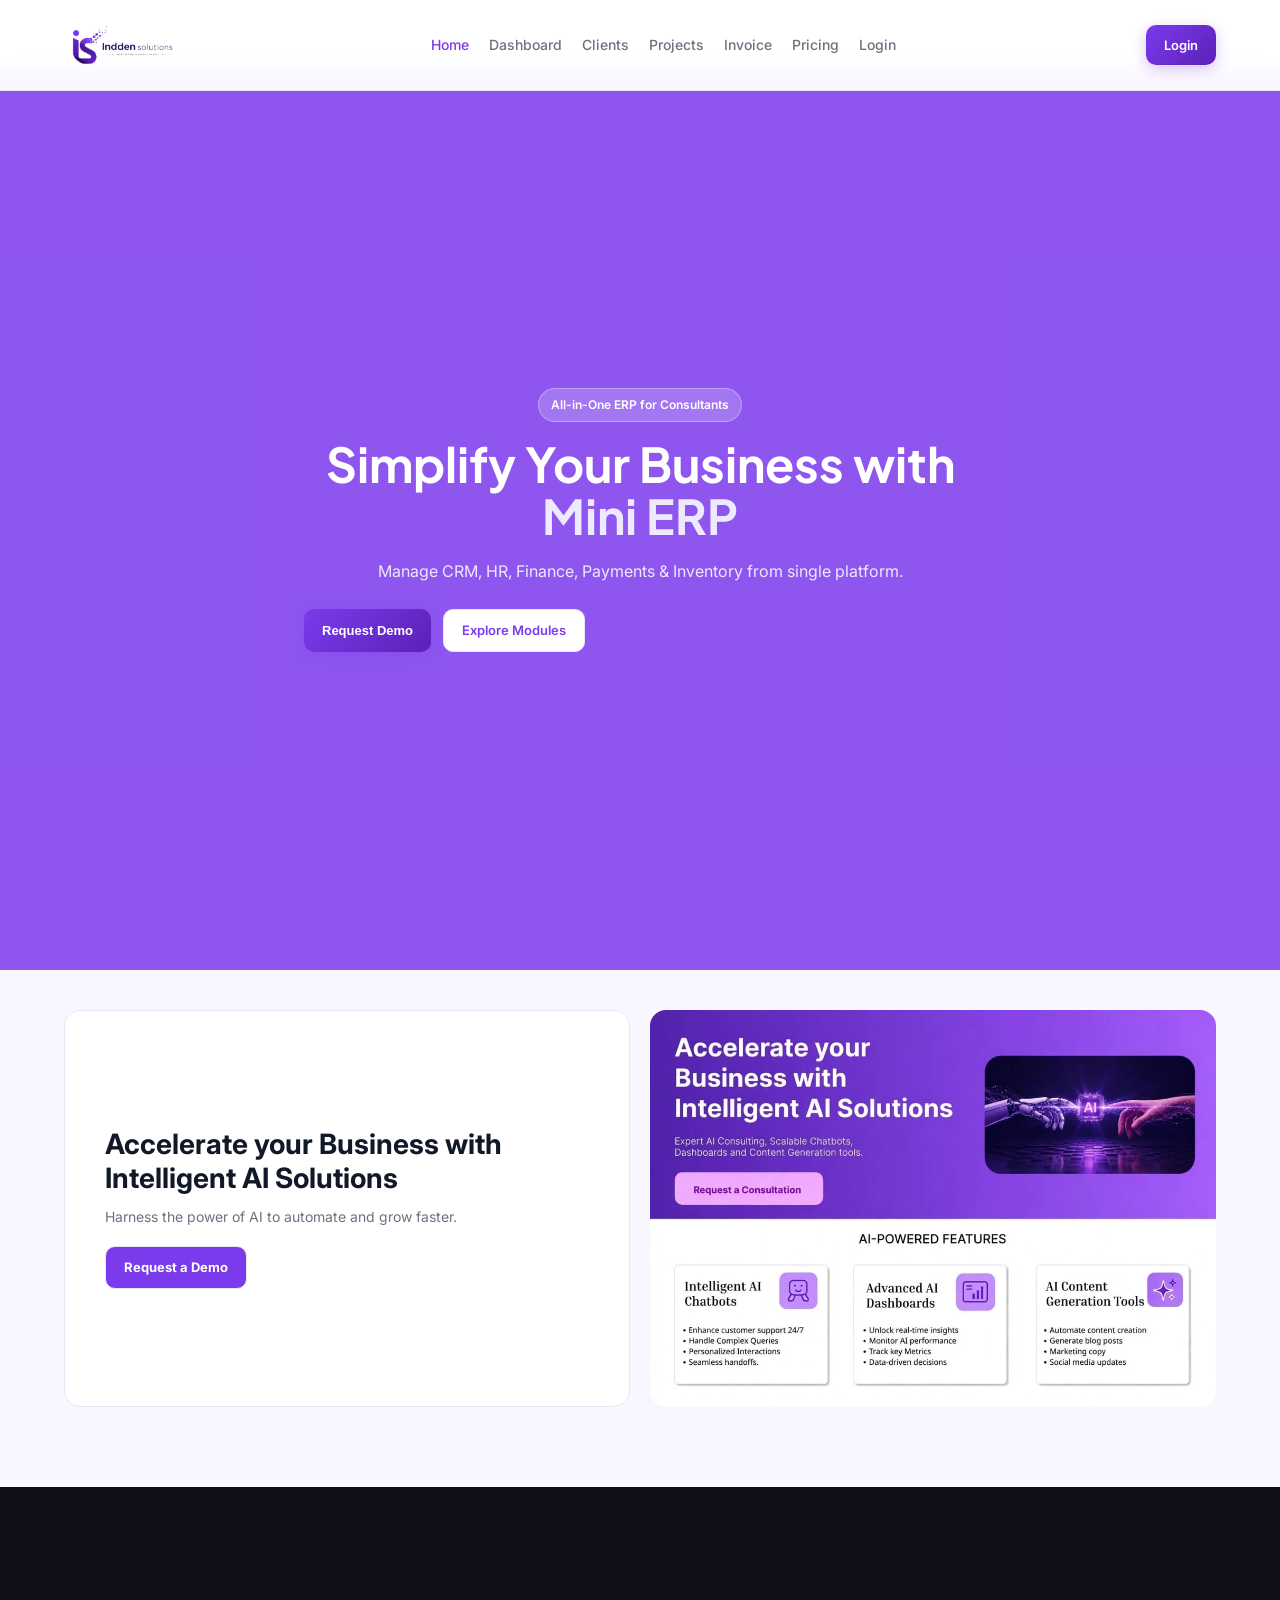
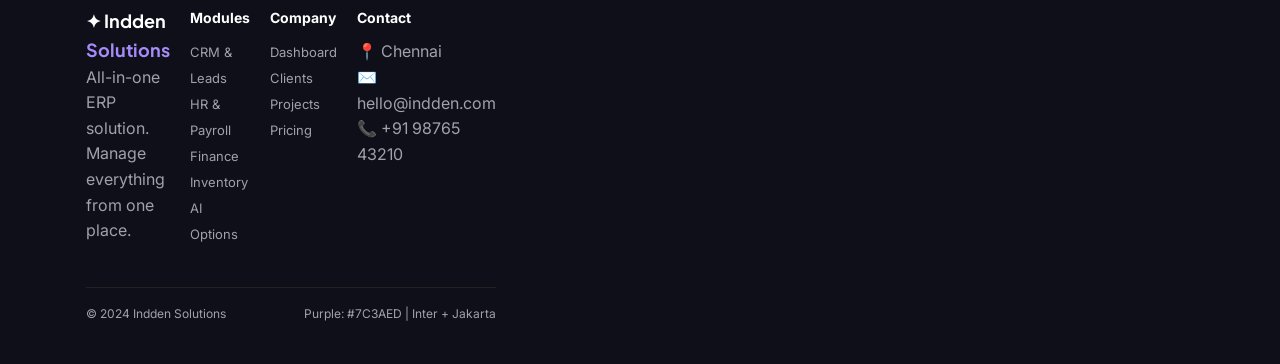
<file: index.html>
<!DOCTYPE html>
<html lang="en">
<head>
  <meta charset="UTF-8">
  <meta name="viewport" content="width=device-width, initial-scale=1.0">
  <title>Indden Solutions</title>
  <link href="https://fonts.googleapis.com/css2?family=Inter:wght@400;500;600;700&family=Plus+Jakarta+Sans:wght@700&display=swap" rel="stylesheet">
  <link rel="stylesheet" href="asset/css/style.css">
 
</head>
<body>
<nav>
  <div class="logo" style="display:flex;align-items:center;gap:8px">
  <img src="asset/css/imgs/logopng.png" alt="Indden Solutions" style="height:58px;width:auto">
</div>
  <div class="hamburger" onclick="toggleMenu()">☰</div>
  <ul class="nav-links" id="navLinks">
    <li><a href="index.html" class="active">Home</a></li>
    
    <li><a href="dashboard.html">Dashboard</a></li>
    <li><a href="client.html">Clients</a></li>
    <li><a href="project.html">Projects</a></li>
    <li><a href="invoice.html">Invoice</a></li>
    <li><a href="pricing.html">Pricing</a></li>
    <li><a href="login.html">Login</a></li>
  </ul>
  <a href="login.html" class="btn btn-primary">Login</a>
</nav>

<!-- HERO WITH YOUR VIDEO -->
<section class="hero">
  <video autoplay muted loop playsinline class="hero-video">
    <source src="asset/css/imgs/IS1.mp4" type="video/mp4">
    Your browser does not support video.
  </video>
  <div class="hero-overlay"></div>
  <div class="hero-content">
    <span class="pill" style="background:rgba(255,255,255,0.2);color:#fff;border:1px solid rgba(255,255,255,0.3)">All-in-One ERP for Consultants</span>
    <h1>Simplify Your Business with <span style="color:#EDE9FF">Mini ERP</span></h1>
    <p>Manage CRM, HR, Finance, Payments & Inventory from single platform.</p>
    <div style="display:flex;gap:12px;margin-top:24px">
      <button class="btn btn-primary" onclick="document.getElementById('modules').scrollIntoView({behavior:'smooth'})">Request Demo</button>
      <a href="dashboard.html" class="btn" style="background:#fff;color:#7C3AED">Explore Modules</a>
    </div>
  </div>
</section>

<!-- <section id="modules" class="section alt">
  <div class="ai-banner">
    <div><h2>Accelerate your Business with Intelligent AI Solutions</h2><p>Harness the power of AI to automate and grow faster.</p></div>
    <a href="crm.html" class="btn" style="background:#fff;color:#7C3AED;font-weight:700">Request a Demo</a>
  </div>
</section>

<section style="line-height:0">
  <img src="asset/css/imgs/ai-banner2.jpeg" style="width:100%;display:block" alt="AI Banner">
</section> -->

<!-- 1 ROW, 2 COLUMNS - REPLACES LINES 48-57 -->
<section style="padding:40px 5%;background:#F8F7FF">
  <div style="max-width:1300px;margin:0 auto;display:grid;grid-template-columns:1fr 1fr;gap:20px;align-items:stretch">

    <!-- LEFT COLUMN - Your Line 48-53 Content -->
    <div class="ai-banner" style="background:#ffffff;border:1px solid #E9E7F5;border-radius:16px;padding:40px;display:flex;flex-direction:column;justify-content:center">
      <div>
        <h2 style="font-size:28px;line-height:1.2;color:#111827">Accelerate your Business with Intelligent AI Solutions</h2>
        <p style="color:#6B7280;margin:10px 0 18px;font-size:14px">Harness the power of AI to automate and grow faster.</p>
        <a href="dashboard.html" class="btn" style="background:#7C3AED;color:#fff;font-weight:700;padding:10px 18px;border-radius:10px;text-decoration:none;display:inline-block">Request a Demo</a>
      </div>
    </div>

    <!-- RIGHT COLUMN - Your Line 55-57 Image -->
    <div style="border-radius:16px;overflow:hidden">
      <img src="asset/css/imgs/ai-banner2.jpeg" style="width:100%;height:100%;object-fit:cover;display:block" alt="AI Banner">
    </div>

  </div>
</section>

<footer>

<footer>
  <div><div class="logo" style="color:#fff">✦ Indden <span style="color:#A78BFA">Solutions</span></div><p>All-in-one ERP solution. Manage everything from one place.</p></div>
  <div><h4>Modules</h4><a>CRM & Leads</a><br><a>HR & Payroll</a><br><a>Finance</a><br><a>Inventory</a><br><a>AI Options</a></div>
  <div><h4>Company</h4><a href="dashboard.html">Dashboard</a><br><a href="clients.html">Clients</a><br><a href="projects.html">Projects</a><br><a>Pricing</a></div>
  <div><h4>Contact</h4><p>📍 Chennai<br>✉️ hello@indden.com<br>📞 +91 98765 43210</p></div>
  <div class="bottom"><span>© 2024 Indden Solutions</span><span>Purple: #7C3AED | Inter + Jakarta</span></div>
</footer>
<div id="toast" class="toast"></div>
<script src="asset/css/script.js"></script>
</body>
</html>
</file>
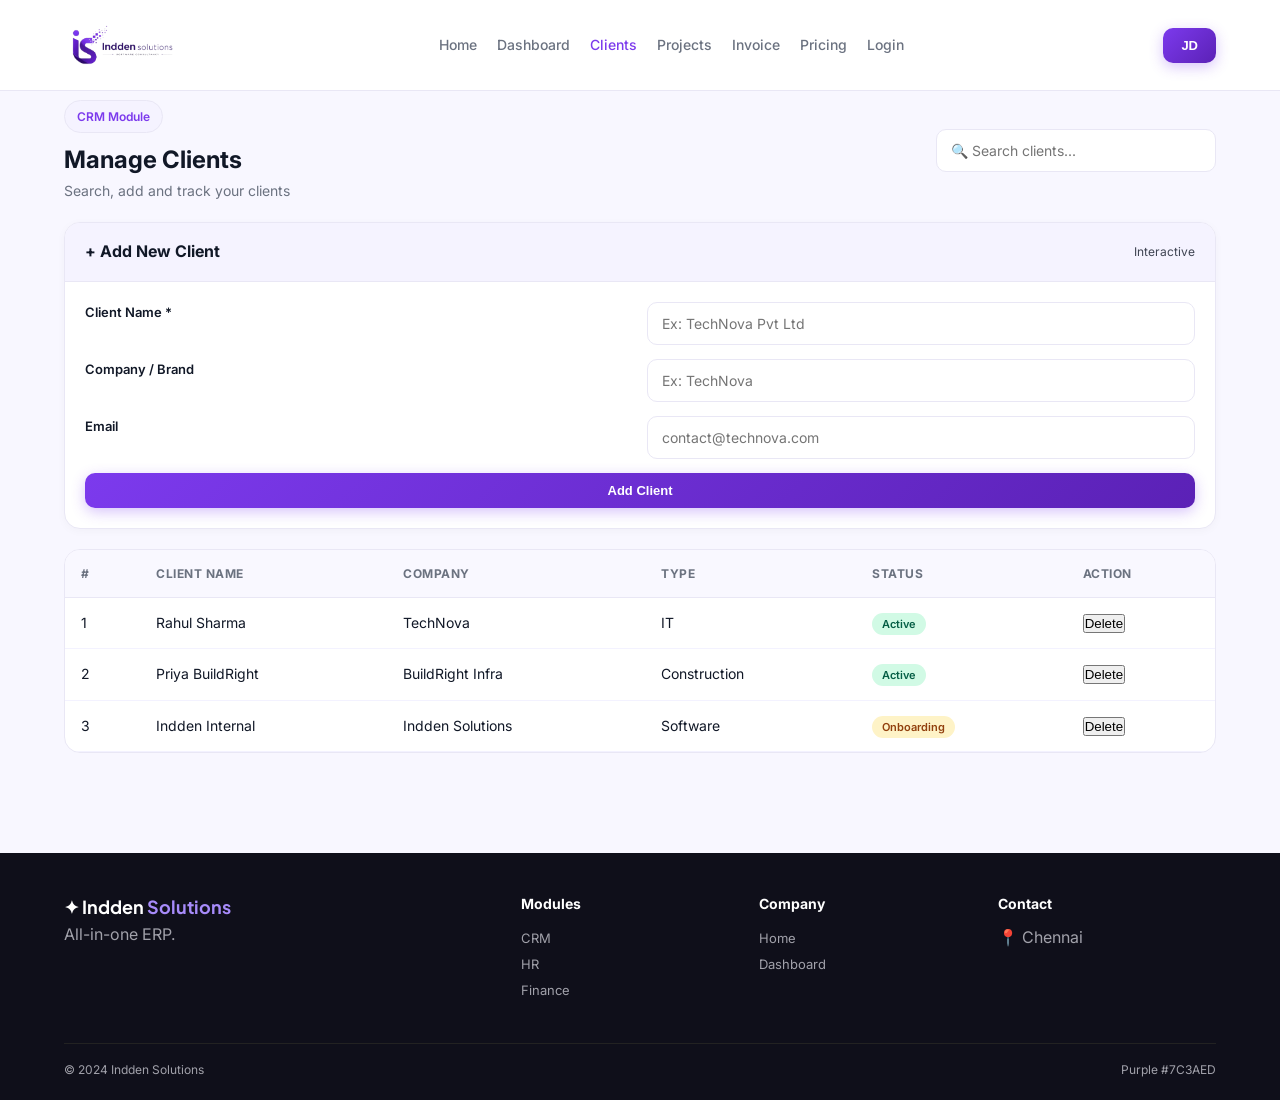
<file: client.html>
<!DOCTYPE html>
<html lang="en">
<head>
<meta charset="UTF-8">
<meta name="viewport" content="width=device-width, initial-scale=1.0">
<title>Clients - Indden Solutions</title>
<link href="https://fonts.googleapis.com/css2?family=Inter:wght@400;500;600;700&family=Plus+Jakarta+Sans:wght@700&display=swap" rel="stylesheet">
<link rel="stylesheet" href="asset/css/style.css">
</head>
<body>
<nav>
  <div class="logo" style="display:flex;align-items:center;gap:8px">
  <img src="asset/css/imgs/logopng.png" alt="Indden Solutions" style="height:58px;width:auto">
</div>
  <div class="hamburger" onclick="toggleMenu()">☰</div>
  <ul class="nav-links" id="navLinks">
    <li><a href="index.html">Home</a></li>
    
    <li><a href="dashboard.html">Dashboard</a></li>
    <li><a href="client.html" class="active">Clients</a></li>
    <li><a href="project.html">Projects</a></li>
    <li><a href="invoice.html">Invoice</a></li>
    <li><a href="pricing.html">Pricing</a></li>
    <li><a href="login.html">Login</a></li>
  </ul>
  <button class="btn btn-primary">JD</button>
</nav>

<section class="section" style="padding-top:100px">
  <div style="display:flex;justify-content:space-between;flex-wrap:wrap;gap:16px;align-items:center">
    <div><span class="pill">CRM Module</span><h2 style="margin-top:8px">Manage Clients</h2><p class="secondary">Search, add and track your clients</p></div>
    <input type="text" id="searchClient" onkeyup="filterClients()" placeholder="🔍 Search clients..." style="max-width:280px">
  </div>

  <!-- Add Client Form -->
  <div class="form-card" style="margin-top:20px">
    <div class="form-header"><h3>+ Add New Client</h3><span style="font-size:12px;opacity:0.8">Interactive</span></div>
    <div class="form-body">
      <label>Client Name *</label><input type="text" id="newClientName" placeholder="Ex: TechNova Pvt Ltd">
      <label>Company / Brand</label><input type="text" id="newCompany" placeholder="Ex: TechNova">
      <label>Email</label><input type="email" id="fEmail" placeholder="contact@technova.com">
      <label style="grid-column:1/-1;text-align:right"><button class="btn btn-primary" onclick="addClient()">Add Client</button></label>
    </div>
  </div>

  <!-- Client Table -->
  <div class="table-wrap">
    <table id="clientTable">
      <tr><th>#</th><th>Client Name</th><th>Company</th><th>Type</th><th>Status</th><th>Action</th></tr>
      <tr><td>1</td><td>Rahul Sharma</td><td>TechNova</td><td>IT</td><td><span class="status active">Active</span></td><td><button onclick="this.closest('tr').remove();updateCount()">Delete</button></td></tr>
      <tr><td>2</td><td>Priya BuildRight</td><td>BuildRight Infra</td><td>Construction</td><td><span class="status active">Active</span></td><td><button onclick="this.closest('tr').remove();updateCount()">Delete</button></td></tr>
      <tr><td>3</td><td>Indden Internal</td><td>Indden Solutions</td><td>Software</td><td><span class="status progress">Onboarding</span></td><td><button onclick="this.closest('tr').remove();updateCount()">Delete</button></td></tr>
    </table>
  </div>
</section>

<footer>
  <div><div class="logo" style="color:#fff">✦ Indden <span style="color:#A78BFA">Solutions</span></div><p>All-in-one ERP.</p></div>
  <div><h4>Modules</h4><a>CRM</a><br><a>HR</a><br><a>Finance</a></div>
  <div><h4>Company</h4><a href="index.html">Home</a><br><a href="dashboard.html">Dashboard</a></div>
  <div><h4>Contact</h4><p>📍 Chennai</p></div>
  <div class="bottom"><span>© 2024 Indden Solutions</span><span>Purple #7C3AED</span></div>
</footer>
<div id="toast" class="toast"></div>
<script src="asset/css/script.js"></script>
</body>
</html>
</file>
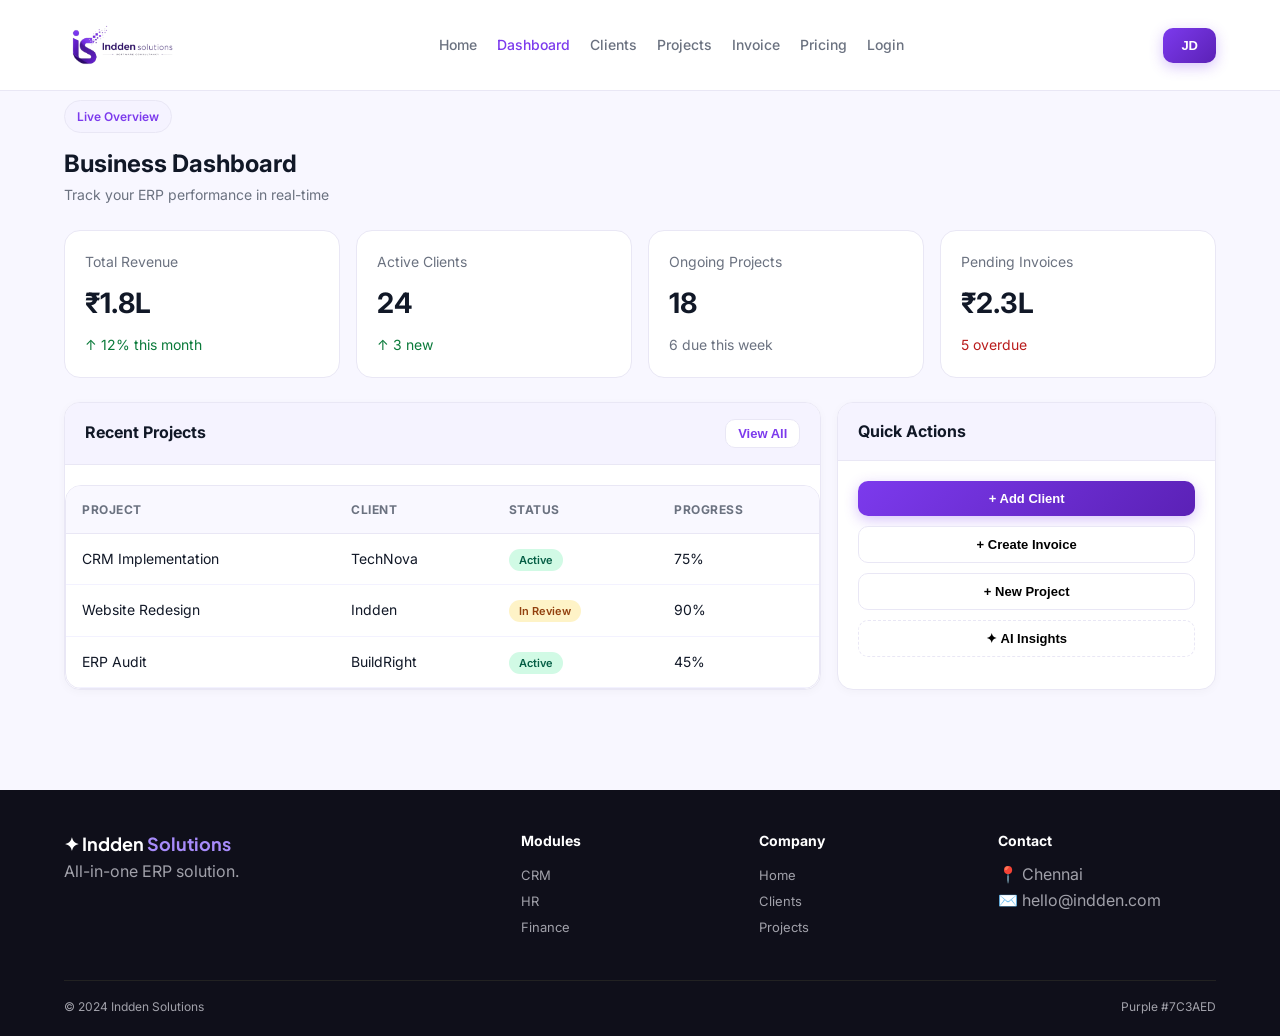
<file: dashboard.html>
<!DOCTYPE html>
<html lang="en">
<head>
<meta charset="UTF-8">
<meta name="viewport" content="width=device-width, initial-scale=1.0">
<title>Dashboard - Indden Solutions</title>
<link href="https://fonts.googleapis.com/css2?family=Inter:wght@400;500;600;700&family=Plus+Jakarta+Sans:wght@700&display=swap" rel="stylesheet">
<link rel="stylesheet" href="asset/css/style.css">
</head>
<body>
<nav>
  <div class="logo" style="display:flex;align-items:center;gap:8px">
  <img src="asset/css/imgs/logopng.png" alt="Indden Solutions" style="height:58px;width:auto">
</div>
  <div class="hamburger" onclick="toggleMenu()">☰</div>
  <ul class="nav-links" id="navLinks">
    <li><a href="index.html">Home</a></li>
    
    <li><a href="dashboard.html" class="active">Dashboard</a></li>
    <li><a href="client.html">Clients</a></li>
    <li><a href="project.html">Projects</a></li>
    <li><a href="invoice.html">Invoice</a></li>
    <li><a href="pricing.html">Pricing</a></li>
    <li><a href="login.html">Login</a></li>
  </ul>
  <button class="btn btn-primary" onclick="showToast('Profile Clicked')">JD</button>
</nav>

<section class="section" style="padding-top:100px">
  <span class="pill">Live Overview</span>
  <h2 style="margin-top:12px">Business Dashboard</h2>
  <p class="secondary">Track your ERP performance in real-time</p>

  <div class="kpi-grid">
    <div class="kpi"><p class="secondary">Total Revenue</p><h3 id="kpiRevenue">₹12.5L</h3><p class="secondary" style="color:#0A7A3A">↑ 12% this month</p></div>
    <div class="kpi"><p class="secondary">Active Clients</p><h3 id="kpiClients">24</h3><p class="secondary" style="color:#0A7A3A">↑ 3 new</p></div>
    <div class="kpi"><p class="secondary">Ongoing Projects</p><h3>18</h3><p class="secondary">6 due this week</p></div>
    <div class="kpi"><p class="secondary">Pending Invoices</p><h3>₹2.3L</h3><p class="secondary" style="color:#B91C1C">5 overdue</p></div>
  </div>

  <div style="display:grid;grid-template-columns:2fr 1fr;gap:16px;margin-top:24px">
    <div class="form-card"><div class="form-header"><h3>Recent Projects</h3><button class="btn" style="background:#fff;color:#7C3AED;padding:6px 12px">View All</button></div>
      <div class="table-wrap"><table><tr><th>Project</th><th>Client</th><th>Status</th><th>Progress</th></tr>
        <tr><td>CRM Implementation</td><td>TechNova</td><td><span class="status active">Active</span></td><td>75%</td></tr>
        <tr><td>Website Redesign</td><td>Indden</td><td><span class="status progress">In Review</span></td><td>90%</td></tr>
        <tr><td>ERP Audit</td><td>BuildRight</td><td><span class="status active">Active</span></td><td>45%</td></tr>
      </table></div>
    </div>
    <div class="form-card"><div class="form-header"><h3>Quick Actions</h3></div><div style="padding:20px;display:flex;flex-direction:column;gap:10px">
      <button class="btn btn-primary" onclick="showToast('New Client Added')">+ Add Client</button>
      <button class="btn" onclick="window.location.href='invoice.html'">+ Create Invoice</button>
      <button class="btn" onclick="window.location.href='projects.html'">+ New Project</button>
      <button class="btn" style="border-style:dashed" onclick="showToast('AI Insights Coming Soon')">✦ AI Insights</button>
    </div></div>
  </div>
</section>

<footer>
  <div><div class="logo" style="color:#fff">✦ Indden <span style="color:#A78BFA">Solutions</span></div><p>All-in-one ERP solution.</p></div>
  <div><h4>Modules</h4><a>CRM</a><br><a>HR</a><br><a>Finance</a></div>
  <div><h4>Company</h4><a href="index.html">Home</a><br><a href="clients.html">Clients</a><br><a href="projects.html">Projects</a></div>
  <div><h4>Contact</h4><p>📍 Chennai<br>✉️ hello@indden.com</p></div>
  <div class="bottom"><span>© 2024 Indden Solutions</span><span>Purple #7C3AED</span></div>
</footer>
<div id="toast" class="toast"></div>
<script src="asset/css/script.js"></script>
</body>
</html>
</file>
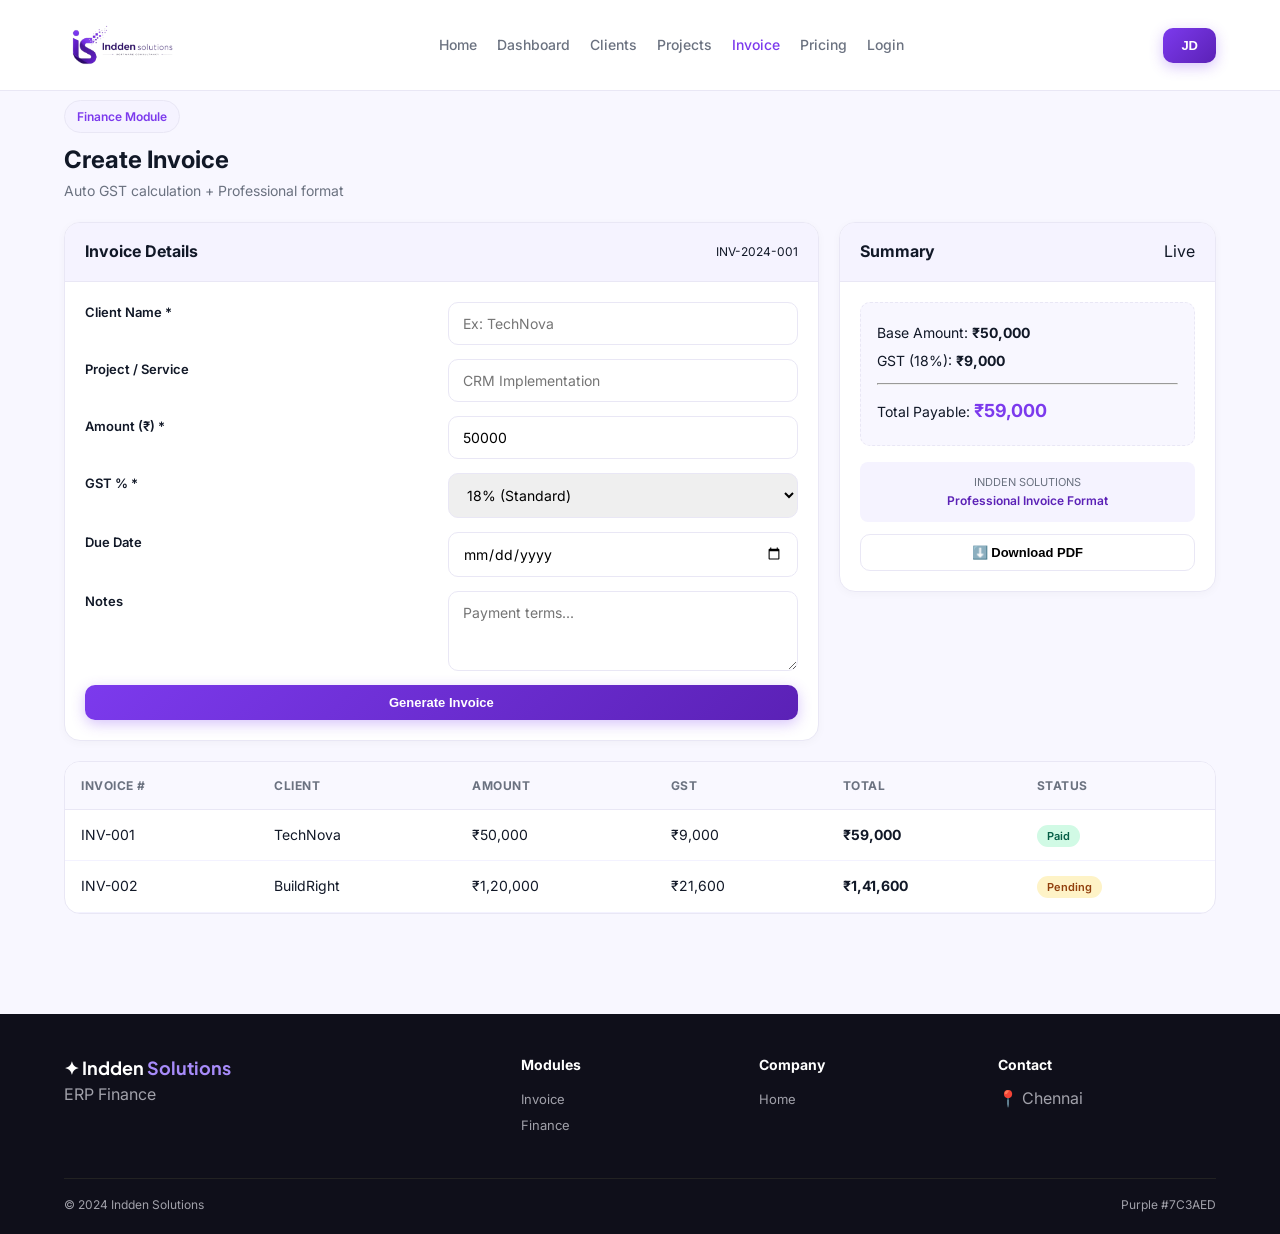
<file: invoice.html>
<!DOCTYPE html>
<html lang="en">
<head>
<meta charset="UTF-8">
<meta name="viewport" content="width=device-width, initial-scale=1.0">
<title>Invoice - Indden Solutions</title>
<link href="https://fonts.googleapis.com/css2?family=Inter:wght@400;500;600;700&family=Plus+Jakarta+Sans:wght@700&display=swap" rel="stylesheet">
<link rel="stylesheet" href="asset/css/style.css">
</head>
<body>
<nav>
  <div class="logo" style="display:flex;align-items:center;gap:8px">
  <img src="asset/css/imgs/logopng.png" alt="Indden Solutions" style="height:58px;width:auto">
</div>
  <div class="hamburger" onclick="toggleMenu()">☰</div>
  <ul class="nav-links" id="navLinks">
    <li><a href="index.html">Home</a></li>
    
    <li><a href="dashboard.html">Dashboard</a></li>
    <li><a href="client.html">Clients</a></li>
    <li><a href="project.html">Projects</a></li>
    <li><a href="invoice.html" class="active">Invoice</a></li>
    <li><a href="pricing.html">Pricing</a></li>
    <li><a href="login.html">Login</a></li>
  </ul>
  <button class="btn btn-primary">JD</button>
</nav>

<section class="section" style="padding-top:100px">
  <span class="pill">Finance Module</span>
  <h2 style="margin-top:8px">Create Invoice</h2>
  <p class="secondary">Auto GST calculation + Professional format</p>

  <div style="display:grid;grid-template-columns:2fr 1fr;gap:20px;margin-top:20px">
    <!-- Invoice Form -->
    <div class="form-card">
      <div class="form-header"><h3>Invoice Details</h3><span style="font-size:12px">INV-2024-001</span></div>
      <div class="form-body">
        <label>Client Name *</label><input type="text" placeholder="Ex: TechNova">
        <label>Project / Service</label><input type="text" placeholder="CRM Implementation">
        <label>Amount (₹) *</label><input type="number" id="invAmount" placeholder="50000" oninput="calcInvoice()" value="50000">
        <label>GST % *</label><select id="invGst" onchange="calcInvoice()"><option value="0">0% - No GST</option><option value="5">5%</option><option value="12">12%</option><option value="18" selected>18% (Standard)</option><option value="28">28%</option></select>
        <label>Due Date</label><input type="date">
        <label>Notes</label><textarea placeholder="Payment terms..." style="height:60px"></textarea>
        <label style="grid-column:1/-1;text-align:right"><button class="btn btn-primary" onclick="showToast('Invoice Created & Sent!')">Generate Invoice</button></label>
      </div>
    </div>

    <!-- Live Summary - PURPLE -->
    <div>
      <div class="form-card" style="position:sticky;top:90px">
        <div class="form-header"><h3>Summary</h3><span>Live</span></div>
        <div style="padding:20px">
          <div id="invSummary" style="font-size:14px;line-height:2;background:#F8F7FF;padding:16px;border-radius:10px;border:1px dashed #E9E7F5">Loading...</div>
          <div style="margin-top:16px;padding:12px;background:var(--primary-light);border-radius:8px;text-align:center">
            <p class="secondary" style="font-size:11px">INDDEN SOLUTIONS</p>
            <p style="font-size:12px;color:var(--primary-dark);font-weight:600">Professional Invoice Format</p>
          </div>
          <button class="btn" style="width:100%;margin-top:12px" onclick="showToast('PDF Downloaded')">⬇️ Download PDF</button>
        </div>
      </div>
    </div>
  </div>

  <!-- Recent Invoices -->
  <div class="table-wrap" style="margin-top:20px">
    <table><tr><th>Invoice #</th><th>Client</th><th>Amount</th><th>GST</th><th>Total</th><th>Status</th></tr>
      <tr><td>INV-001</td><td>TechNova</td><td>₹50,000</td><td>₹9,000</td><td><b>₹59,000</b></td><td><span class="status active">Paid</span></td></tr>
      <tr><td>INV-002</td><td>BuildRight</td><td>₹1,20,000</td><td>₹21,600</td><td><b>₹1,41,600</b></td><td><span class="status progress">Pending</span></td></tr>
    </table>
  </div>
</section>

<footer>
  <div><div class="logo" style="color:#fff">✦ Indden <span style="color:#A78BFA">Solutions</span></div><p>ERP Finance</p></div>
  <div><h4>Modules</h4><a>Invoice</a><br><a>Finance</a></div>
  <div><h4>Company</h4><a href="index.html">Home</a></div>
  <div><h4>Contact</h4><p>📍 Chennai</p></div>
  <div class="bottom"><span>© 2024 Indden Solutions</span><span>Purple #7C3AED</span></div>
</footer>
<div id="toast" class="toast"></div>
<script src="asset/css/script.js"></script>
</body>
</html>
</file>
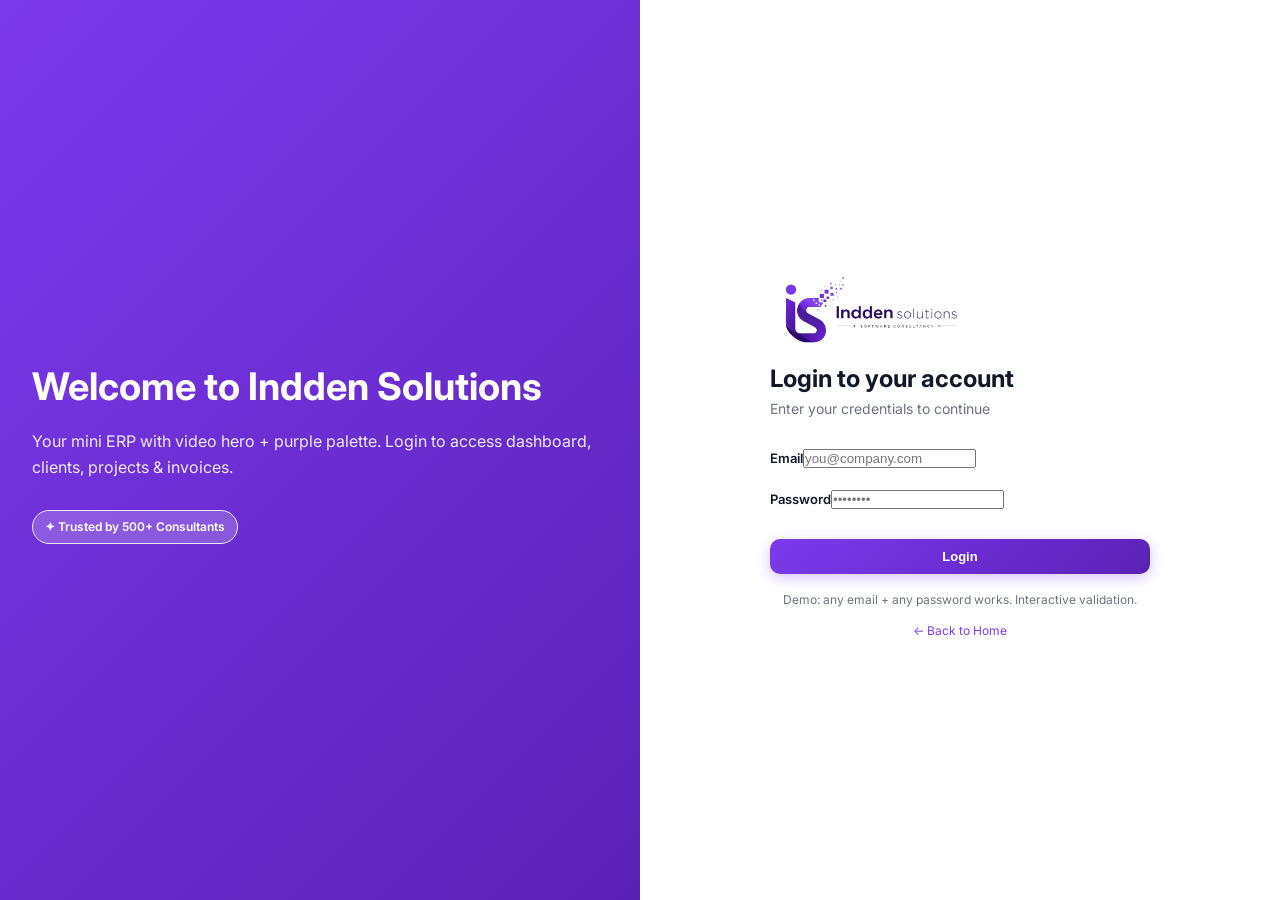
<file: login.html>
<!DOCTYPE html>
<html lang="en">
<head>
<meta charset="UTF-8">
<meta name="viewport" content="width=device-width, initial-scale=1.0">
<title>Login - Indden Solutions</title>
<link href="https://fonts.googleapis.com/css2?family=Inter:wght@400;500;600;700&family=Plus+Jakarta+Sans:wght@700&display=swap" rel="stylesheet">
<link rel="stylesheet" href="asset/css/style.css">
<style>
.login-wrap{min-height:100vh;display:grid;grid-template-columns:1fr 1fr}
.login-left{background:var(--primary-gradient);padding:60px 5%;color:#fff;display:flex;flex-direction:column;justify-content:center}
.login-right{background:#fff;padding:60px 8%;display:flex;flex-direction:column;justify-content:center}
.login-box{max-width:380px;width:100%;margin:0 auto}
.login-box input{margin-top:8px;margin-bottom:14px}
@media(max-width:900px){.login-wrap{grid-template-columns:1fr}.login-left{display:none}}
</style>
</head>
<body>
<div class="login-wrap">
  <div class="login-left">
    <video autoplay muted loop playsinline style="position:absolute;top:0;left:0;width:50%;height:100%;object-fit:cover;opacity:0.25"><source src="asset/css/imgs/IS1.mp4" type="video/mp4"></video>
    <div style="position:relative;z-index:2"><h1 style="color:#fff;font-size:38px">Welcome to Indden Solutions</h1><p style="color:#EDE9FF;margin-top:12px">Your mini ERP with video hero + purple palette. Login to access dashboard, clients, projects & invoices.</p><div style="margin-top:30px"><span class="pill" style="background:rgba(255,255,255,0.2);color:#fff">✦ Trusted by 500+ Consultants</span></div></div>
  </div>
  <div class="login-right">
    <div class="login-box">
      <div class="logo" style="display:flex;align-items:center;gap:8px">
  <img src="asset/css/imgs/logopng.png" alt="Indden Solutions" style="height:100px;width:auto">
</div>
      <h2>Login to your account</h2><p class="secondary" style="margin-bottom:20px">Enter your credentials to continue</p>
      <label style="font-size:13px;font-weight:600">Email</label><input type="email" id="loginEmail" placeholder="you@company.com">
      <br>
      <label style="font-size:13px;font-weight:600">Password</label><input type="password" id="loginPass" placeholder="••••••••">
      <p id="loginMsg" style="font-size:13px;margin:8px 0"></p>
      <button class="btn btn-primary" style="width:100%;margin-top:8px" onclick="login()">Login</button>
      <p class="secondary" style="font-size:12px;margin-top:16px;text-align:center">Demo: any email + any password works. Interactive validation.</p>
      <p style="font-size:12px;text-align:center;margin-top:12px"><a href="index.html" style="color:var(--primary);text-decoration:none">← Back to Home</a></p>
    </div>
  </div>
</div>
<div id="toast" class="toast"></div>
<script src="asset/css/script.js"></script>
</body>
</html>
</file>
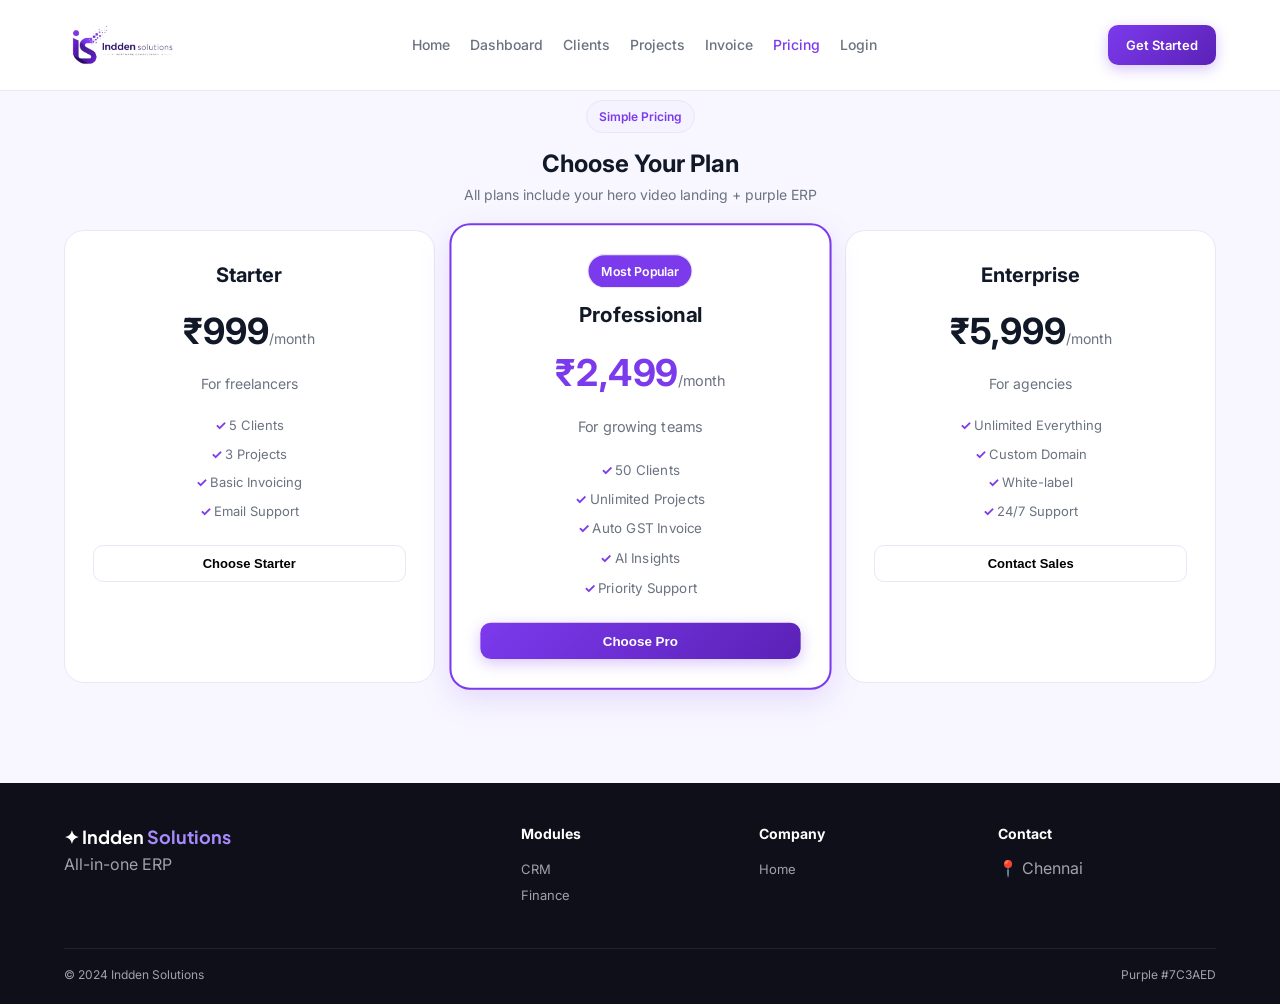
<file: pricing.html>
<!DOCTYPE html>
<html lang="en">
<head>
<meta charset="UTF-8">
<meta name="viewport" content="width=device-width, initial-scale=1.0">
<title>Pricing - Indden Solutions</title>
<link href="https://fonts.googleapis.com/css2?family=Inter:wght@400;500;600;700&family=Plus+Jakarta+Sans:wght@700&display=swap" rel="stylesheet">
<link rel="stylesheet" href="asset/css/style.css">
<style>
.pricing-grid{display:grid;grid-template-columns:repeat(3,1fr);gap:20px;margin-top:24px}
.price-card{background:#fff;border:1px solid var(--border);border-radius:20px;padding:28px;transition:0.3s}
.price-card.popular{border:2px solid var(--primary);transform:scale(1.03);box-shadow:0 10px 30px rgba(124,58,237,0.15)}
.price-card h3{font-size:20px}
.price{font-size:36px;font-weight:700;margin:12px 0}
.price span{font-size:14px;color:var(--text-secondary);font-weight:400}
.price-card ul{list-style:none;margin-top:16px}
.price-card li{font-size:13px;color:var(--text-secondary);line-height:2.2}
.price-card li::before{content:'✓ ';color:var(--primary);font-weight:700}
@media(max-width:900px){.pricing-grid{grid-template-columns:1fr}.price-card.popular{transform:none}}
</style>
</head>
<body>
<nav>
  <div class="logo" style="display:flex;align-items:center;gap:8px">
  <img src="asset/css/imgs/logopng.png" alt="Indden Solutions" style="height:58px;width:auto">
</div>
  <div class="hamburger" onclick="toggleMenu()">☰</div>
  <ul class="nav-links" id="navLinks">
    <li><a href="index.html">Home</a></li>
    
    <li><a href="dashboard.html">Dashboard</a></li>
    <li><a href="client.html">Clients</a></li>
    <li><a href="project.html">Projects</a></li>
    <li><a href="invoice.html">Invoice</a></li>
    <li><a href="pricing.html" class="active">Pricing</a></li>
    <li><a href="login.html">Login</a></li>
  </ul>
  <a href="login.html" class="btn btn-primary">Get Started</a>
</nav>

<section class="section" style="padding-top:100px;text-align:center">
  <span class="pill">Simple Pricing</span>
  <h2 style="margin-top:12px">Choose Your Plan</h2>
  <p class="secondary">All plans include your hero video landing + purple ERP</p>

  <div class="pricing-grid">
    <div class="price-card"><h3>Starter</h3><div class="price">₹999<span>/month</span></div><p class="secondary">For freelancers</p><ul><li>5 Clients</li><li>3 Projects</li><li>Basic Invoicing</li><li>Email Support</li></ul><button class="btn" style="width:100%;margin-top:20px" onclick="showToast('Starter Selected')">Choose Starter</button></div>
    <div class="price-card popular"><span class="pill" style="background:var(--primary);color:#fff">Most Popular</span><h3 style="margin-top:10px">Professional</h3><div class="price" style="color:var(--primary)">₹2,499<span>/month</span></div><p class="secondary">For growing teams</p><ul><li>50 Clients</li><li>Unlimited Projects</li><li>Auto GST Invoice</li><li>AI Insights</li><li>Priority Support</li></ul><button class="btn btn-primary" style="width:100%;margin-top:20px" onclick="showToast('Pro Plan Selected')">Choose Pro</button></div>
    <div class="price-card"><h3>Enterprise</h3><div class="price">₹5,999<span>/month</span></div><p class="secondary">For agencies</p><ul><li>Unlimited Everything</li><li>Custom Domain</li><li>White-label</li><li>24/7 Support</li></ul><button class="btn" style="width:100%;margin-top:20px" onclick="showToast('Enterprise Contact')">Contact Sales</button></div>
  </div>
</section>

<footer>
  <div><div class="logo" style="color:#fff">✦ Indden <span style="color:#A78BFA">Solutions</span></div><p>All-in-one ERP</p></div>
  <div><h4>Modules</h4><a>CRM</a><br><a>Finance</a></div>
  <div><h4>Company</h4><a href="index.html">Home</a></div>
  <div><h4>Contact</h4><p>📍 Chennai</p></div>
  <div class="bottom"><span>© 2024 Indden Solutions</span><span>Purple #7C3AED</span></div>
</footer>
<div id="toast" class="toast"></div>
<script src="asset/css/script.js"></script>
</body>
</html>
</file>
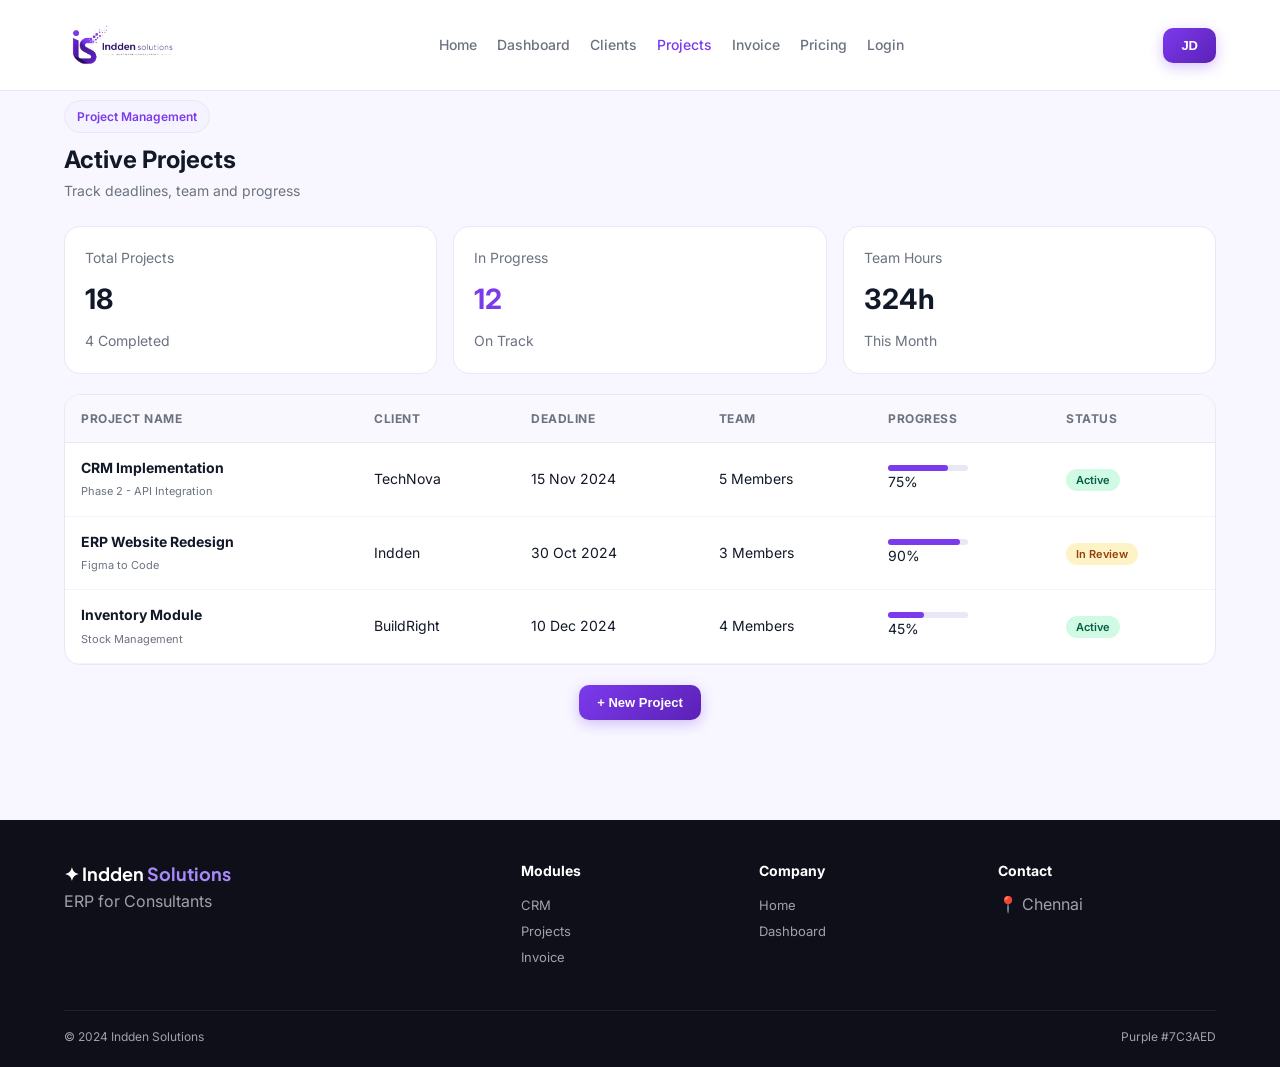
<file: project.html>
<!DOCTYPE html>
<html lang="en">
<head>
<meta charset="UTF-8">
<meta name="viewport" content="width=device-width, initial-scale=1.0">
<title>Projects - Indden Solutions</title>
<link href="https://fonts.googleapis.com/css2?family=Inter:wght@400;500;600;700&family=Plus+Jakarta+Sans:wght@700&display=swap" rel="stylesheet">
<link rel="stylesheet" href="asset/css/style.css">
</head>
<body>
<nav>
  <div class="logo" style="display:flex;align-items:center;gap:8px">
  <img src="asset/css/imgs/logopng.png" alt="Indden Solutions" style="height:58px;width:auto">
</div>
  <div class="hamburger" onclick="toggleMenu()">☰</div>
  <ul class="nav-links" id="navLinks">
    <li><a href="index.html">Home</a></li>
    
    <li><a href="dashboard.html">Dashboard</a></li>
    <li><a href="client.html">Clients</a></li>
    <li><a href="project.html" class="active">Projects</a></li>
    <li><a href="invoice.html">Invoice</a></li>
    <li><a href="pricing.html">Pricing</a></li>
    <li><a href="login.html">Login</a></li>
  </ul>
  <button class="btn btn-primary">JD</button>
</nav>

<section class="section" style="padding-top:100px">
  <span class="pill">Project Management</span>
  <h2 style="margin-top:8px">Active Projects</h2>
  <p class="secondary">Track deadlines, team and progress</p>

  <div class="kpi-grid" style="grid-template-columns:repeat(3,1fr)">
    <div class="kpi"><p class="secondary">Total Projects</p><h3>18</h3><p class="secondary">4 Completed</p></div>
    <div class="kpi"><p class="secondary">In Progress</p><h3 style="color:#7C3AED">12</h3><p class="secondary">On Track</p></div>
    <div class="kpi"><p class="secondary">Team Hours</p><h3>324h</h3><p class="secondary">This Month</p></div>
  </div>

  <div class="table-wrap">
    <table>
      <tr><th>Project Name</th><th>Client</th><th>Deadline</th><th>Team</th><th>Progress</th><th>Status</th></tr>
      <tr><td><b>CRM Implementation</b><br><span class="secondary" style="font-size:11px">Phase 2 - API Integration</span></td><td>TechNova</td><td>15 Nov 2024</td><td>5 Members</td><td><div style="width:80px;height:6px;background:#E9E7F5;border-radius:10px"><div style="width:75%;height:100%;background:var(--primary);border-radius:10px"></div></div> 75%</td><td><span class="status active">Active</span></td></tr>
      <tr><td><b>ERP Website Redesign</b><br><span class="secondary" style="font-size:11px">Figma to Code</span></td><td>Indden</td><td>30 Oct 2024</td><td>3 Members</td><td><div style="width:80px;height:6px;background:#E9E7F5;border-radius:10px"><div style="width:90%;height:100%;background:var(--primary);border-radius:10px"></div></div> 90%</td><td><span class="status progress">In Review</span></td></tr>
      <tr><td><b>Inventory Module</b><br><span class="secondary" style="font-size:11px">Stock Management</span></td><td>BuildRight</td><td>10 Dec 2024</td><td>4 Members</td><td><div style="width:80px;height:6px;background:#E9E7F5;border-radius:10px"><div style="width:45%;height:100%;background:var(--primary);border-radius:10px"></div></div> 45%</td><td><span class="status active">Active</span></td></tr>
    </table>
  </div>

  <div style="margin-top:20px;text-align:center">
    <button class="btn btn-primary" onclick="showToast('New Project Created!')">+ New Project</button>
  </div>
</section>

<footer>
  <div><div class="logo" style="color:#fff">✦ Indden <span style="color:#A78BFA">Solutions</span></div><p>ERP for Consultants</p></div>
  <div><h4>Modules</h4><a>CRM</a><br><a>Projects</a><br><a>Invoice</a></div>
  <div><h4>Company</h4><a href="index.html">Home</a><br><a href="dashboard.html">Dashboard</a></div>
  <div><h4>Contact</h4><p>📍 Chennai</p></div>
  <div class="bottom"><span>© 2024 Indden Solutions</span><span>Purple #7C3AED</span></div>
</footer>
<div id="toast" class="toast"></div>
<script src="asset/css/script.js"></script>
</body>
</html>
</file>
<file: asset/css/style.css>
/* Indden Solutions - PURPLE THEME #7C3AED - ALL PAGES */
:root{
  --primary:#7C3AED;
  --primary-dark:#5B21B6;
  --primary-light:#F5F3FF;
  --primary-gradient:linear-gradient(135deg,#7C3AED 0%,#5B21B6 100%);
  --border:#E9E7F5;
  --text:#111827;
  --text-secondary:#6B7280;
  --bg:#F8F7FF;
  --white:#ffffff;
  --success:#0A7A3A;
  --danger:#B91C1C;
}
*{margin:0;padding:0;box-sizing:border-box}
body{font-family:'Inter',sans-serif;background:var(--bg);color:var(--text);line-height:1.6;overflow-x:hidden}

/* NAV - SAME FOR ALL PAGES */
nav{display:flex;justify-content:space-between;align-items:center;padding:16px 5%;background:rgba(255,255,255,0.95);backdrop-filter:blur(10px);position:fixed;top:0;width:100%;z-index:1000;border-bottom:1px solid var(--border)}
.logo{font-family:'Plus Jakarta Sans',sans-serif;font-weight:700;font-size:18px}
.logo span{color:var(--primary)}
.nav-links{display:flex;list-style:none;gap:20px}
.nav-links a{text-decoration:none;color:var(--text-secondary);font-size:14px;font-weight:500}
.nav-links a.active,.nav-links a:hover{color:var(--primary)}
.btn{padding:10px 18px;border-radius:10px;border:1px solid var(--border);background:var(--white);cursor:pointer;font-weight:600;font-size:13px;transition:0.2s;text-decoration:none;display:inline-block;text-align:center}
.btn-primary{background:var(--primary-gradient);color:#fff;border:none;box-shadow:0 4px 14px rgba(124,58,237,0.3)}
.btn-primary:hover{transform:translateY(-1px);box-shadow:0 6px 20px rgba(124,58,237,0.4)}
.hamburger{display:none;cursor:pointer;font-size:22px}

/* HERO WITH VIDEO - index.html */
.hero{position:relative;height:100vh;min-height:600px;overflow:hidden;display:flex;align-items:center;justify-content:center;text-align:center;margin-top:70px}
.hero video{position:absolute;top:0;left:0;width:100%;height:100%;object-fit:cover;z-index:0}
.hero-overlay{position:absolute;top:0;left:0;width:100%;height:100%;background:rgba(124,58,237,0.85);z-index:1}
.hero-content{position:relative;z-index:2;color:#fff;padding:0 5%;max-width:800px}
.hero-content h1{font-family:'Plus Jakarta Sans',sans-serif;font-size:48px;line-height:1.1;margin:16px 0}
.hero-content p{color:#EDE9FF;font-size:16px;margin-bottom:24px}

/* COMMON COMPONENTS FOR ALL PAGES */
.section{padding:60px 5%;max-width:1300px;margin:0 auto}
.pill{display:inline-block;padding:6px 12px;background:var(--primary-light);color:var(--primary);border-radius:20px;font-size:12px;font-weight:600;border:1px solid var(--border)}
.secondary{color:var(--text-secondary);font-size:14px}

/* KPI Cards - dashboard, projects */
.kpi-grid{display:grid;grid-template-columns:repeat(4,1fr);gap:16px;margin-top:24px}
.kpi{background:#fff;border:1px solid var(--border);border-radius:16px;padding:20px;transition:0.2s}
.kpi:hover{box-shadow:0 8px 24px rgba(124,58,237,0.08);transform:translateY(-2px)}
.kpi h3{font-size:28px;margin:8px 0}

/* Form Card - client, invoice, project, login */
.form-card{background:#fff;border:1px solid var(--border);border-radius:16px;overflow:hidden;box-shadow:0 2px 10px rgba(0,0,0,0.03)}
.form-header{display:flex;justify-content:space-between;align-items:center;padding:16px 20px;background:var(--primary-light);border-bottom:1px solid var(--border)}
.form-header h3{font-size:16px}
.form-body{padding:20px;display:grid;grid-template-columns:1fr 1fr;gap:14px}
.form-body label{font-size:13px;font-weight:600;display:flex;flex-direction:column;gap:6px}
.form-body input,.form-body select,.form-body textarea, .section input, .section select{padding:12px 14px;border:1px solid var(--border);border-radius:10px;font-size:14px;width:100%;outline:none;font-family:inherit}
.form-body input:focus{border-color:var(--primary);box-shadow:0 0 0 3px rgba(124,58,237,0.1)}
textarea{resize:vertical;min-height:80px}

/* Tables - client, project, invoice, dashboard */
.table-wrap{background:#fff;border:1px solid var(--border);border-radius:16px;overflow-x:auto;margin-top:20px}
table{width:100%;border-collapse:collapse}
th{padding:14px 16px;text-align:left;font-size:12px;color:var(--text-secondary);background:#F9F8FF;border-bottom:1px solid var(--border);text-transform:uppercase;letter-spacing:0.5px}
td{padding:14px 16px;font-size:14px;border-bottom:1px solid #F3F2FF}
.status{padding:4px 10px;border-radius:20px;font-size:11px;font-weight:600}
.status.active{background:#D1FAE5;color:#065F46}
.status.progress{background:#FEF3C7;color:#92400E}

/* Footer - ALL PAGES */
footer{background:#0F0F1A;color:#A1A1AA;padding:40px 5% 20px;display:grid;grid-template-columns:2fr 1fr 1fr 1fr;gap:20px;margin-top:40px}
footer h4{color:#fff;margin-bottom:10px;font-size:14px}
footer a{color:#A1A1AA;text-decoration:none;font-size:13px;line-height:2}
footer a:hover{color:#fff}
footer .bottom{grid-column:1/-1;border-top:1px solid #222;display:flex;justify-content:space-between;padding-top:16px;margin-top:20px;font-size:12px}

/* Toast */
.toast{position:fixed;bottom:20px;right:20px;background:#111827;color:#fff;padding:12px 18px;border-radius:10px;font-size:13px;transform:translateY(100px);opacity:0;transition:0.3s;z-index:9999}
.toast.show{transform:translateY(0);opacity:1}


/* RESPONSIVE - ALL PAGES - FIXED */
@media(max-width:900px){
  .nav-links{display:none;position:absolute;top:70px;left:0;width:100%;background:#fff;flex-direction:column;padding:20px;box-shadow:0 10px 20px rgba(0,0,0,0.1)}
  .nav-links.active{display:flex}
  .hamburger{display:block}
  .kpi-grid{grid-template-columns:1fr 1fr}
  .form-body{grid-template-columns:1fr !important}
  footer{grid-template-columns:1fr 1fr}
  .hero-content h1{font-size:32px}
  .section{padding:40px 4%}
  footer .bottom{flex-direction:column;gap:8px}
}
@media(max-width:600px){
  .kpi-grid{grid-template-columns:1fr}
  .form-body{grid-template-columns:1fr !important; gap:12px}
  footer{grid-template-columns:1fr}
  .hero{height:70vh; min-height:500px}
  .hero-content h1{font-size:28px}
  /* Prevent iOS zoom and overflow */
  input, select, textarea{font-size:16px !important}
  body{overflow-x:hidden}
}

/* FORCE all grids to 1 column on mobile */
@media(max-width:900px){
  .section > div[style*="grid-template-columns"],
  div[style*="2fr"],
  div[style*="1fr 1fr"] {
    grid-template-columns: 1fr !important;
  }
}
</file>
